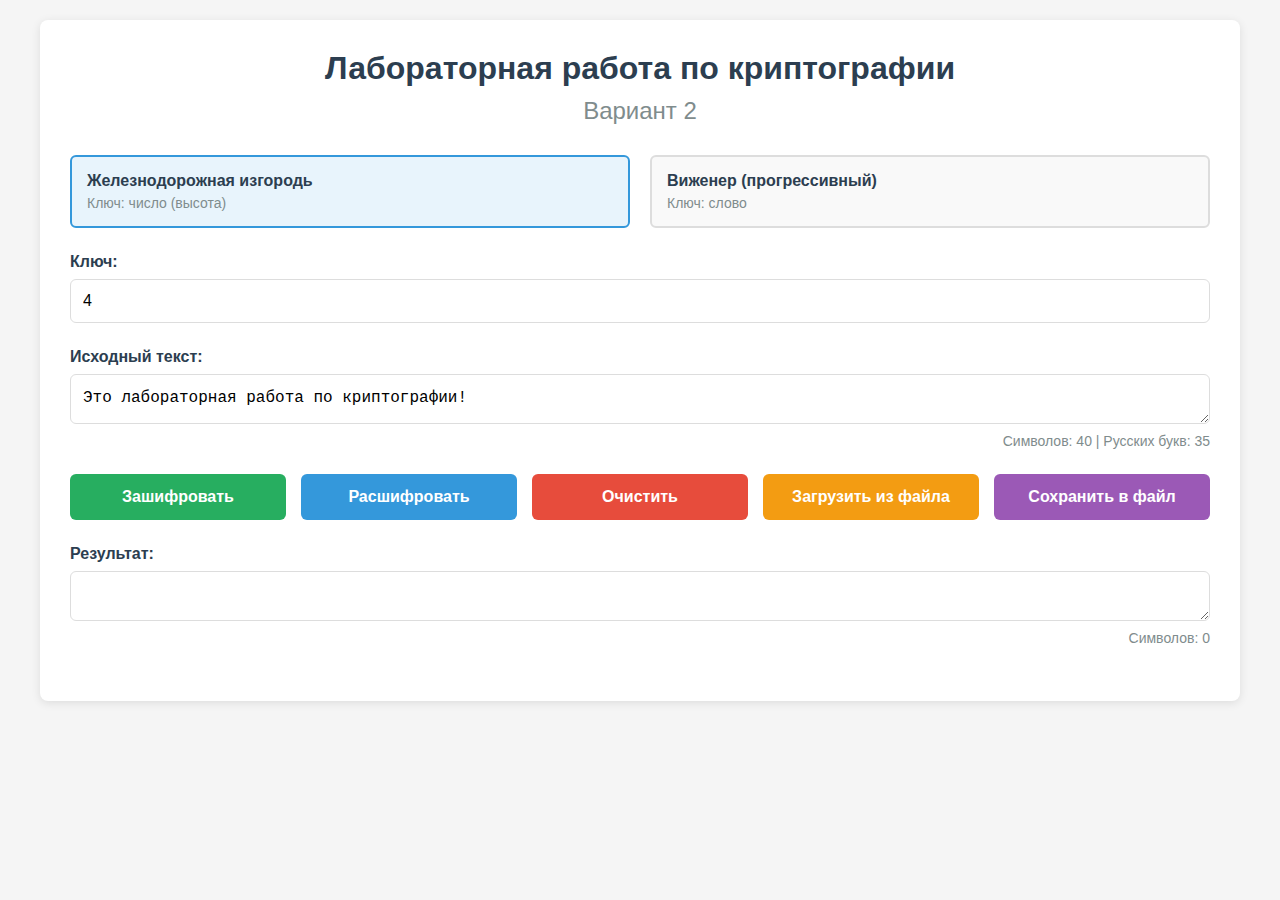
<file: index.html>
<!DOCTYPE html>
<html lang="ru">
<head>
    <meta charset="UTF-8">
    <meta name="viewport" content="width=device-width, initial-scale=1.0">
    <title>Лабораторная работа по криптографии</title>
    <link rel="stylesheet" href="style.css">
</head>
<body>
<div class="container">
    <h1>Лабораторная работа по криптографии</h1>
    <h2>Вариант 2</h2>

    <div class="algorithm-selector">
        <div class="algo-option selected" data-algo="rail">
            <div class="algo-name">Железнодорожная изгородь</div>
            <div class="algo-desc">Ключ: число (высота)</div>
        </div>
        <div class="algo-option" data-algo="vigenere">
            <div class="algo-name">Виженер (прогрессивный)</div>
            <div class="algo-desc">Ключ: слово</div>
        </div>
    </div>

    <div class="input-group">
        <label for="key">Ключ:</label>
        <input type="text" id="key" placeholder="Введите ключ">
    </div>

    <div class="input-group">
        <label for="inputText">Исходный текст:</label>
        <textarea id="inputText" placeholder="Введите текст на русском языке..."></textarea>
        <div class="counter">Символов: <span id="totalCount">0</span> | Русских букв: <span id="russianCount">0</span></div>
    </div>

    <div class="buttons">
        <button class="btn encrypt" id="encryptBtn">Зашифровать</button>
        <button class="btn decrypt" id="decryptBtn">Расшифровать</button>
        <button class="btn clear" id="clearBtn">Очистить</button>
        <button class="btn load" id="loadBtn">Загрузить из файла</button>

        <input type="file" id="fileInput" accept=".txt" style="display:none;">
        <button class="btn save" id="saveBtn">Сохранить в файл</button>
    </div>

    <div class="result-group">
        <label for="outputText">Результат:</label>
        <textarea id="outputText" readonly></textarea>
        <div class="counter">Символов: <span id="resultCount">0</span></div>
    </div>
    <div id="message" class="message"></div>
    <div class="visualization" id="visualization">
        <h3>Визуализация процесса:</h3>
        <div id="railViz" class="rail-viz"></div>
        <div id="vigenereViz" class="vigenere-viz"></div>
    </div>


</div>

<script src="script.js"></script>
</body>
</html>
</file>
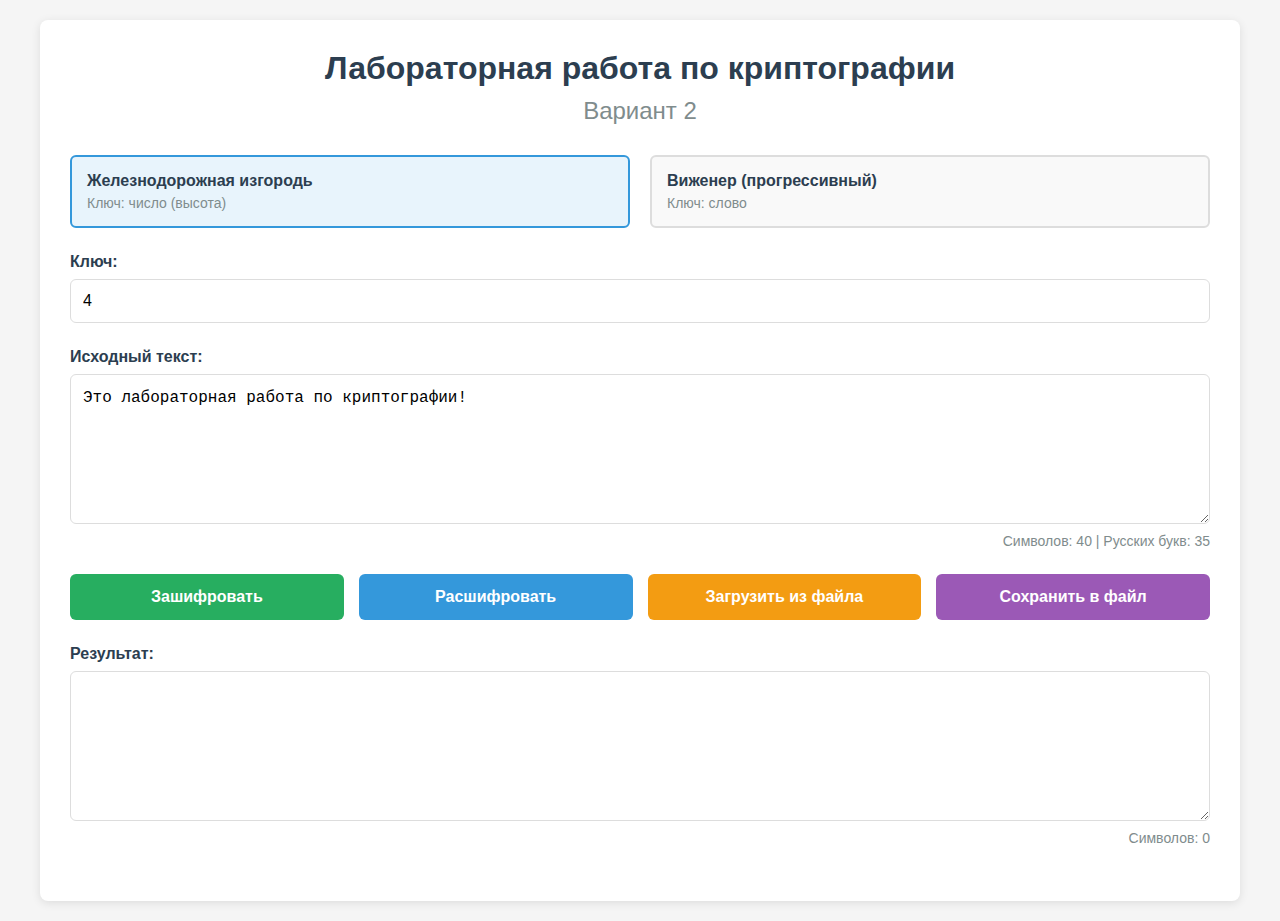
<file: src/index.html>
<!DOCTYPE html>
<html lang="ru">
<head>
    <meta charset="UTF-8">
    <meta name="viewport" content="width=device-width, initial-scale=1.0">
    <title>Лабораторная работа по криптографии</title>
    <link rel="stylesheet" href="style.css">
</head>
<body>
<div class="container">
    <h1>Лабораторная работа по криптографии</h1>
    <h2>Вариант 2</h2>

    <div class="algorithm-selector">
        <div class="algo-option selected" data-algo="rail">
            <div class="algo-name">Железнодорожная изгородь</div>
            <div class="algo-desc">Ключ: число (высота)</div>
        </div>
        <div class="algo-option" data-algo="vigenere">
            <div class="algo-name">Виженер (прогрессивный)</div>
            <div class="algo-desc">Ключ: слово</div>
        </div>
    </div>

    <div class="input-group">
        <label for="key">Ключ:</label>
        <input type="text" id="key" placeholder="Введите ключ">
    </div>

    <div class="input-group">
        <label for="inputText">Исходный текст:</label>
        <textarea id="inputText" placeholder="Введите текст на русском языке..."></textarea>
        <div class="counter">Символов: <span id="totalCount">0</span> | Русских букв: <span id="russianCount">0</span></div>
    </div>

    <div class="buttons">
        <button class="btn encrypt" id="encryptBtn">Зашифровать</button>
        <button class="btn decrypt" id="decryptBtn">Расшифровать</button>
        <button class="btn load" id="loadBtn">Загрузить из файла</button>
        <input type="file" id="fileInput" accept=".txt" style="display:none;">
        <button class="btn save" id="saveBtn">Сохранить в файл</button>
    </div>

    <div class="result-group">
        <label for="outputText">Результат:</label>
        <textarea id="outputText" readonly></textarea>
        <div class="counter">Символов: <span id="resultCount">0</span></div>
    </div>
    <div id="message" class="message"></div>
    <div class="visualization" id="visualization">
        <h3>Визуализация процесса:</h3>
        <div id="railViz" class="rail-viz"></div>
        <div id="vigenereViz" class="vigenere-viz"></div>
    </div>


</div>

<script src="script.js"></script>
</body>
</html>
</file>
<file: style.css>
* {
    margin: 0;
    padding: 0;
    box-sizing: border-box;
    font-family: Arial, sans-serif;
}

body {
    background: #f5f5f5;
    padding: 20px;
    color: #333;
}

.container {
    max-width: 1200px;
    margin: 0 auto;
    background: white;
    padding: 30px;
    border-radius: 8px;
    box-shadow: 0 2px 10px rgba(0,0,0,0.1);
}

h1 {
    text-align: center;
    color: #2c3e50;
    margin-bottom: 10px;
}

h2 {
    text-align: center;
    color: #7f8c8d;
    margin-bottom: 30px;
    font-weight: normal;
}

h3 {
    color: #2c3e50;
    margin-bottom: 15px;
    padding-bottom: 8px;
    border-bottom: 1px solid #eee;
}

.algorithm-selector {
    display: flex;
    gap: 20px;
    margin-bottom: 25px;
}

.algo-option {
    flex: 1;
    padding: 15px;
    border: 2px solid #ddd;
    border-radius: 6px;
    cursor: pointer;
    background: #f9f9f9;
    transition: all 0.2s;
}

.algo-option:hover {
    background: #f0f0f0;
}

.algo-option.selected {
    border-color: #3498db;
    background: #e8f4fc;
}

.algo-name {
    font-weight: bold;
    font-size: 16px;
    color: #2c3e50;
    margin-bottom: 5px;
}

.algo-desc {
    color: #7f8c8d;
    font-size: 14px;
}

.input-group, .result-group {
    margin-bottom: 25px;
}

label {
    display: block;
    margin-bottom: 8px;
    font-weight: bold;
    color: #2c3e50;
}

input[type="text"], textarea {
    width: 100%;
    padding: 12px;
    border: 1px solid #ddd;
    border-radius: 6px;
    font-size: 16px;
    resize: vertical;
}

textarea {
    height: 50px;
    font-family: 'Courier New', monospace;
    line-height: 1.4;
}

.counter {
    text-align: right;
    color: #7f8c8d;
    font-size: 14px;
    margin-top: 5px;
}

.buttons {
    display: flex;
    gap: 15px;
    margin: 25px 0;
    flex-wrap: wrap;
}

.btn {
    flex: 1;
    padding: 14px;
    border: none;
    border-radius: 6px;
    font-size: 16px;
    font-weight: bold;
    cursor: pointer;
    transition: background 0.2s;
    min-width: 180px;
}

.encrypt {
    background: #27ae60;
    color: white;
}

.encrypt:hover {
    background: #219653;
}

.decrypt {
    background: #3498db;
    color: white;
}

.clear {
    background: #e74c3c;
    color: white;
}

.clear:hover {
    background: #c0392b;
}




.decrypt:hover {
    background: #2980b9;
}

.load {
    background: #f39c12;
    color: white;
}

.load:hover {
    background: #e67e22;
}

.save {
    background: #9b59b6;
    color: white;
}

.save:hover {
    background: #8e44ad;
}

.visualization {
    margin-top: 30px;
    padding: 20px;
    background: #f9f9f9;
    border-radius: 6px;
    display: none;
}

.rail-viz {
    overflow-x: auto;
    margin-bottom: 20px;
}

.rail-row {
    display: flex;
    margin-bottom: 5px;
}

.rail-cell {
    min-width: 20px;
    height: 40px;
    border: 1px solid #ddd;
    display: flex;
    align-items: center;
    justify-content: center;
    margin: 1px;
    background: white;
    font-weight: bold;
    font-size: 16px;
}

.rail-cell.filled {
    background: #d5e8f7;
    border-color: #3498db;
    border-width: 2px;
}

.vigenere-table-container {
    overflow-x: auto;
    margin-bottom: 20px;
}

.vigenere-table {
    border-collapse: collapse;
    margin: 10px 0;
}

.vigenere-table td, .vigenere-table th {
    border: 1px solid #ddd;
    padding: 6px;
    text-align: center;
    font-size: 12px;
    min-width: 25px;
    height: 25px;
}

.vigenere-table th {
    background: #3498db;
    color: white;
    font-weight: bold;
}

.vigenere-table .highlight {
    background: #ffeb3b;
    font-weight: bold;
}


.lines-container {
    margin-bottom: 20px;
    font-family: 'Courier New', monospace;
    font-size: 16px;
    line-height: 1.8;
    overflow-x: auto;
    padding-bottom: 10px;
    white-space: nowrap;
}

.lines-container::-webkit-scrollbar {
    height: 8px;
}

.lines-container::-webkit-scrollbar-track {
    background: #f1f1f1;
    border-radius: 4px;
}

.lines-container::-webkit-scrollbar-thumb {
    background: #888;
    border-radius: 4px;
}

.lines-container::-webkit-scrollbar-thumb:hover {
    background: #555;
}

.line {
    margin-bottom: 10px;
    display: flex;
    align-items: flex-start;
    min-width: min-content;
}

.line-label {
    width: 100px;
    font-weight: bold;
    color: #2c3e50;
    flex-shrink: 0;
    position: sticky;
    left: 0;
    background: #f9f9f9;
    z-index: 1;
    padding-right: 10px;
}


.line-content {
    flex-grow: 1;
    display: flex;
    padding-right: 8px;
}

.letter {
    display: inline-block;
    width: 20px;
    text-align: center;
    font-weight: bold;
    flex-shrink: 0;
    margin-right: 8px;
}

.letter:last-child {
    margin-right: 0;
}



.line-content.compact {
    gap: 4px;
}

.letter.compact {
    width: 16px;
    font-size: 14px;
}

.space {
    display: none !important;
}


.line-content {
    letter-spacing: normal !important;
}

.message {
    padding: 15px;
    border-radius: 6px;
    margin-top: 20px;
    display: none;
}

.message.success {
    background: #d5edda;
    color: #155724;
    border: 1px solid #c3e6cb;
}

.message.error {
    background: #f8d7da;
    color: #721c24;
    border: 1px solid #f5c6cb;
}

.vigenere-table th div:first-child {
    font-size: 10px;
    opacity: 0.7;
}

.vigenere-table th div:last-child {
    font-size: 14px;
    font-weight: bold;
}


@media (max-width: 768px) {
    .container {
        padding: 20px;
    }

    .algorithm-selector {
        flex-direction: column;
    }

    .buttons {
        flex-direction: column;
    }

    .btn {
        width: 100%;
    }
}
</file>
<file: src/style.css>
* {
    margin: 0;
    padding: 0;
    box-sizing: border-box;
    font-family: Arial, sans-serif;
}

body {
    background: #f5f5f5;
    padding: 20px;
    color: #333;
}

.container {
    max-width: 1200px;
    margin: 0 auto;
    background: white;
    padding: 30px;
    border-radius: 8px;
    box-shadow: 0 2px 10px rgba(0,0,0,0.1);
}

h1 {
    text-align: center;
    color: #2c3e50;
    margin-bottom: 10px;
}

h2 {
    text-align: center;
    color: #7f8c8d;
    margin-bottom: 30px;
    font-weight: normal;
}

h3 {
    color: #2c3e50;
    margin-bottom: 15px;
    padding-bottom: 8px;
    border-bottom: 1px solid #eee;
}

.algorithm-selector {
    display: flex;
    gap: 20px;
    margin-bottom: 25px;
}

.algo-option {
    flex: 1;
    padding: 15px;
    border: 2px solid #ddd;
    border-radius: 6px;
    cursor: pointer;
    background: #f9f9f9;
    transition: all 0.2s;
}

.algo-option:hover {
    background: #f0f0f0;
}

.algo-option.selected {
    border-color: #3498db;
    background: #e8f4fc;
}

.algo-name {
    font-weight: bold;
    font-size: 16px;
    color: #2c3e50;
    margin-bottom: 5px;
}

.algo-desc {
    color: #7f8c8d;
    font-size: 14px;
}

.input-group, .result-group {
    margin-bottom: 25px;
}

label {
    display: block;
    margin-bottom: 8px;
    font-weight: bold;
    color: #2c3e50;
}

input[type="text"], textarea {
    width: 100%;
    padding: 12px;
    border: 1px solid #ddd;
    border-radius: 6px;
    font-size: 16px;
    resize: vertical;
}

textarea {
    height: 150px;
    font-family: 'Courier New', monospace;
    line-height: 1.4;
}

.counter {
    text-align: right;
    color: #7f8c8d;
    font-size: 14px;
    margin-top: 5px;
}

.buttons {
    display: flex;
    gap: 15px;
    margin: 25px 0;
    flex-wrap: wrap;
}

.btn {
    flex: 1;
    padding: 14px;
    border: none;
    border-radius: 6px;
    font-size: 16px;
    font-weight: bold;
    cursor: pointer;
    transition: background 0.2s;
    min-width: 180px;
}

.encrypt {
    background: #27ae60;
    color: white;
}

.encrypt:hover {
    background: #219653;
}

.decrypt {
    background: #3498db;
    color: white;
}

.decrypt:hover {
    background: #2980b9;
}

.load {
    background: #f39c12;
    color: white;
}

.load:hover {
    background: #e67e22;
}

.save {
    background: #9b59b6;
    color: white;
}

.save:hover {
    background: #8e44ad;
}

.visualization {
    margin-top: 30px;
    padding: 20px;
    background: #f9f9f9;
    border-radius: 6px;
    display: none;
}

.rail-viz {
    overflow-x: auto;
    margin-bottom: 20px;
}

.rail-row {
    display: flex;
    margin-bottom: 5px;
}

.rail-cell {
    width: 40px;
    height: 40px;
    border: 1px solid #ddd;
    display: flex;
    align-items: center;
    justify-content: center;
    margin: 1px;
    background: white;
    font-weight: bold;
    font-size: 16px;
}

.rail-cell.filled {
    background: #d5e8f7;
    border-color: #3498db;
    border-width: 2px;
}

.vigenere-table-container {
    overflow-x: auto;
    margin-bottom: 20px;
}

.vigenere-table {
    border-collapse: collapse;
    margin: 10px 0;
}

.vigenere-table td, .vigenere-table th {
    border: 1px solid #ddd;
    padding: 6px;
    text-align: center;
    font-size: 12px;
    min-width: 25px;
    height: 25px;
}

.vigenere-table th {
    background: #3498db;
    color: white;
    font-weight: bold;
}

.vigenere-table .highlight {
    background: #ffeb3b;
    font-weight: bold;
}


.lines-container {
    margin-bottom: 20px;
    font-family: 'Courier New', monospace;
    font-size: 16px;
    line-height: 1.8;
    overflow-x: auto;
    padding-bottom: 10px;
    white-space: nowrap;
}

.lines-container::-webkit-scrollbar {
    height: 8px;
}

.lines-container::-webkit-scrollbar-track {
    background: #f1f1f1;
    border-radius: 4px;
}

.lines-container::-webkit-scrollbar-thumb {
    background: #888;
    border-radius: 4px;
}

.lines-container::-webkit-scrollbar-thumb:hover {
    background: #555;
}

.line {
    margin-bottom: 10px;
    display: flex;
    align-items: flex-start;
    min-width: min-content;
}

.line-label {
    width: 100px;
    font-weight: bold;
    color: #2c3e50;
    flex-shrink: 0;
    position: sticky;
    left: 0;
    background: #f9f9f9;
    z-index: 1;
    padding-right: 10px;
}


.line-content {
    flex-grow: 1;
    display: flex;
    padding-right: 8px;
}

.letter {
    display: inline-block;
    width: 20px;
    text-align: center;
    font-weight: bold;
    flex-shrink: 0;
    margin-right: 8px;
}

.letter:last-child {
    margin-right: 0;
}



.line-content.compact {
    gap: 4px;
}

.letter.compact {
    width: 16px;
    font-size: 14px;
}

.space {
    display: none !important;
}


.line-content {
    letter-spacing: normal !important;
}

.message {
    padding: 15px;
    border-radius: 6px;
    margin-top: 20px;
    display: none;
}

.message.success {
    background: #d5edda;
    color: #155724;
    border: 1px solid #c3e6cb;
}

.message.error {
    background: #f8d7da;
    color: #721c24;
    border: 1px solid #f5c6cb;
}

@media (max-width: 768px) {
    .container {
        padding: 20px;
    }

    .algorithm-selector {
        flex-direction: column;
    }

    .buttons {
        flex-direction: column;
    }

    .btn {
        width: 100%;
    }
}
</file>
